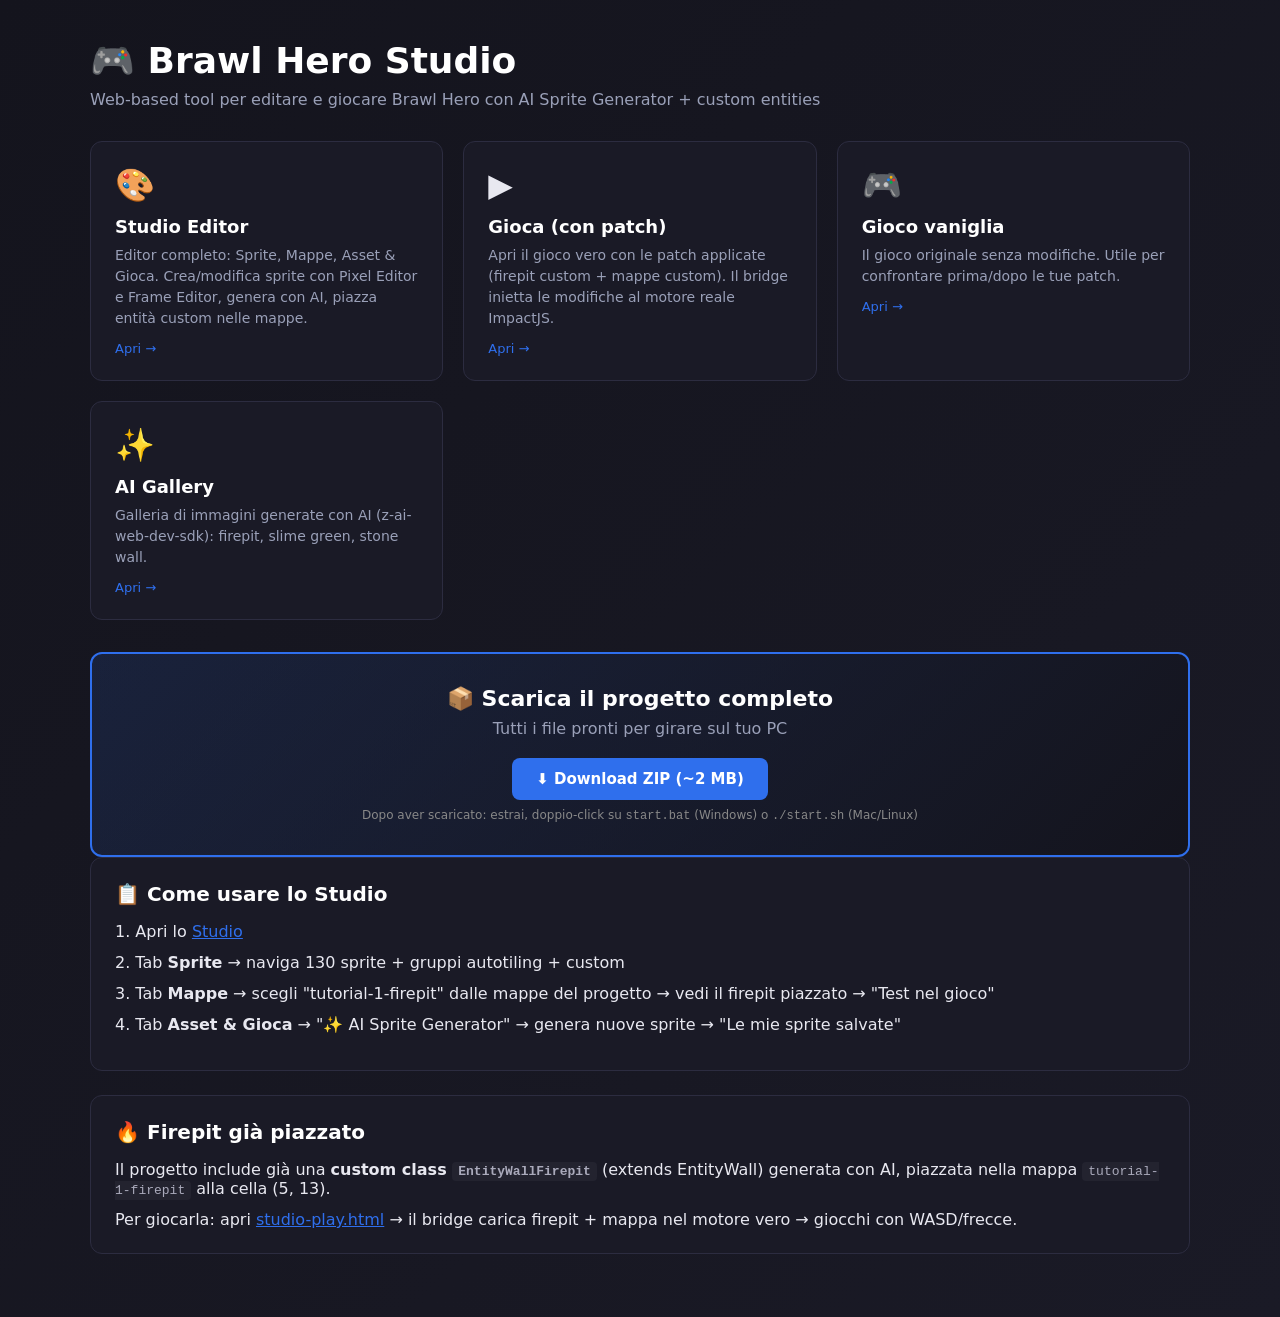
<file: index.html>
<!DOCTYPE html>
<html lang="it">
<head>
<meta charset="UTF-8">
<meta name="viewport" content="width=device-width, initial-scale=1.0">
<title>Brawl Hero Studio</title>
<style>
* { margin: 0; padding: 0; box-sizing: border-box; }
body {
  font-family: 'Segoe UI', system-ui, sans-serif;
  background: linear-gradient(135deg, #14141d 0%, #1a1a26 100%);
  color: #e8e8f0;
  min-height: 100vh;
  padding: 40px 20px;
}
.container { max-width: 1100px; margin: 0 auto; }
h1 {
  color: #fff;
  font-size: 36px;
  margin-bottom: 8px;
  display: flex; align-items: center; gap: 12px;
}
.subtitle { color: #9aa0b8; font-size: 16px; margin-bottom: 32px; }

.cards {
  display: grid;
  grid-template-columns: repeat(auto-fit, minmax(280px, 1fr));
  gap: 20px;
  margin-bottom: 32px;
}
.card {
  background: #1a1a26;
  border: 1px solid #2c2c40;
  border-radius: 12px;
  padding: 24px;
  text-decoration: none;
  color: inherit;
  transition: transform 0.15s, border-color 0.15s;
}
.card:hover {
  transform: translateY(-2px);
  border-color: #2f6fed;
}
.card .icon { font-size: 32px; margin-bottom: 12px; }
.card h2 { color: #fff; font-size: 18px; margin-bottom: 8px; }
.card p { color: #9aa0b8; font-size: 14px; line-height: 1.5; }
.card .link { color: #2f6fed; font-size: 13px; margin-top: 12px; font-weight: 500; }

.section {
  background: #1a1a26;
  border: 1px solid #2c2c40;
  border-radius: 12px;
  padding: 24px;
  margin-bottom: 24px;
}
.section h2 { color: #fff; font-size: 20px; margin-bottom: 16px; }
.section .row { display: flex; gap: 16px; align-items: center; margin-bottom: 12px; }
.section code {
  background: #23232f;
  padding: 2px 6px;
  border-radius: 4px;
  font-size: 13px;
  color: #aab;
}

.download-box {
  text-align: center;
  padding: 32px;
  background: linear-gradient(135deg, #2f6fed22 0%, #14141d 100%);
  border: 2px solid #2f6fed;
  border-radius: 12px;
}
.download-box h2 {
  color: #fff;
  font-size: 22px;
  margin-bottom: 8px;
}
.download-box p { color: #9aa0b8; margin-bottom: 20px; }
.download-btn {
  display: inline-block;
  background: #2f6fed;
  color: #fff;
  padding: 12px 24px;
  border-radius: 8px;
  text-decoration: none;
  font-weight: 600;
  font-size: 15px;
  transition: background 0.15s;
}
.download-btn:hover { background: #4581f5; }

.muted { color: #888; font-size: 12px; margin-top: 8px; }
</style>
</head>
<body>
<div class="container">
  <h1>🎮 Brawl Hero Studio</h1>
  <div class="subtitle">Web-based tool per editare e giocare Brawl Hero con AI Sprite Generator + custom entities</div>

  <div class="cards">
    <a class="card" href="/studio/">
      <div class="icon">🎨</div>
      <h2>Studio Editor</h2>
      <p>Editor completo: Sprite, Mappe, Asset & Gioca. Crea/modifica sprite con Pixel Editor e Frame Editor, genera con AI, piazza entità custom nelle mappe.</p>
      <div class="link">Apri →</div>
    </a>

    <a class="card" href="/studio-play.html">
      <div class="icon">▶</div>
      <h2>Gioca (con patch)</h2>
      <p>Apri il gioco vero con le patch applicate (firepit custom + mappe custom). Il bridge inietta le modifiche al motore reale ImpactJS.</p>
      <div class="link">Apri →</div>
    </a>

    <a class="card" href="/vanilla.html">
      <div class="icon">🎮</div>
      <h2>Gioco vaniglia</h2>
      <p>Il gioco originale senza modifiche. Utile per confrontare prima/dopo le tue patch.</p>
      <div class="link">Apri →</div>
    </a>

    <a class="card" href="/ai-gallery.html">
      <div class="icon">✨</div>
      <h2>AI Gallery</h2>
      <p>Galleria di immagini generate con AI (z-ai-web-dev-sdk): firepit, slime green, stone wall.</p>
      <div class="link">Apri →</div>
    </a>
  </div>

  <div class="download-box">
    <h2>📦 Scarica il progetto completo</h2>
    <p>Tutti i file pronti per girare sul tuo PC</p>
    <a class="download-btn" href="/brawl-hero-studio.zip">⬇ Download ZIP (~2 MB)</a>
    <div class="muted">Dopo aver scaricato: estrai, doppio-click su <code>start.bat</code> (Windows) o <code>./start.sh</code> (Mac/Linux)</div>
  </div>

  <div class="section">
    <h2>📋 Come usare lo Studio</h2>
    <div class="row">
      <span>1. Apri lo <a href="/studio/" style="color:#2f6fed">Studio</a></span>
    </div>
    <div class="row">
      <span>2. Tab <b>Sprite</b> → naviga 130 sprite + gruppi autotiling + custom</span>
    </div>
    <div class="row">
      <span>3. Tab <b>Mappe</b> → scegli "tutorial-1-firepit" dalle mappe del progetto → vedi il firepit piazzato → "Test nel gioco"</span>
    </div>
    <div class="row">
      <span>4. Tab <b>Asset & Gioca</b> → "✨ AI Sprite Generator" → genera nuove sprite → "Le mie sprite salvate"</span>
    </div>
  </div>

  <div class="section">
    <h2>🔥 Firepit già piazzato</h2>
    <p>Il progetto include già una <b>custom class <code>EntityWallFirepit</code></b> (extends EntityWall) generata con AI, piazzata nella mappa <code>tutorial-1-firepit</code> alla cella (5, 13).</p>
    <p style="margin-top: 12px">Per giocarla: apri <a href="/studio-play.html" style="color:#2f6fed">studio-play.html</a> → il bridge carica firepit + mappa nel motore vero → giocchi con WASD/frecce.</p>
  </div>
</div>
</body>
</html>
</file>
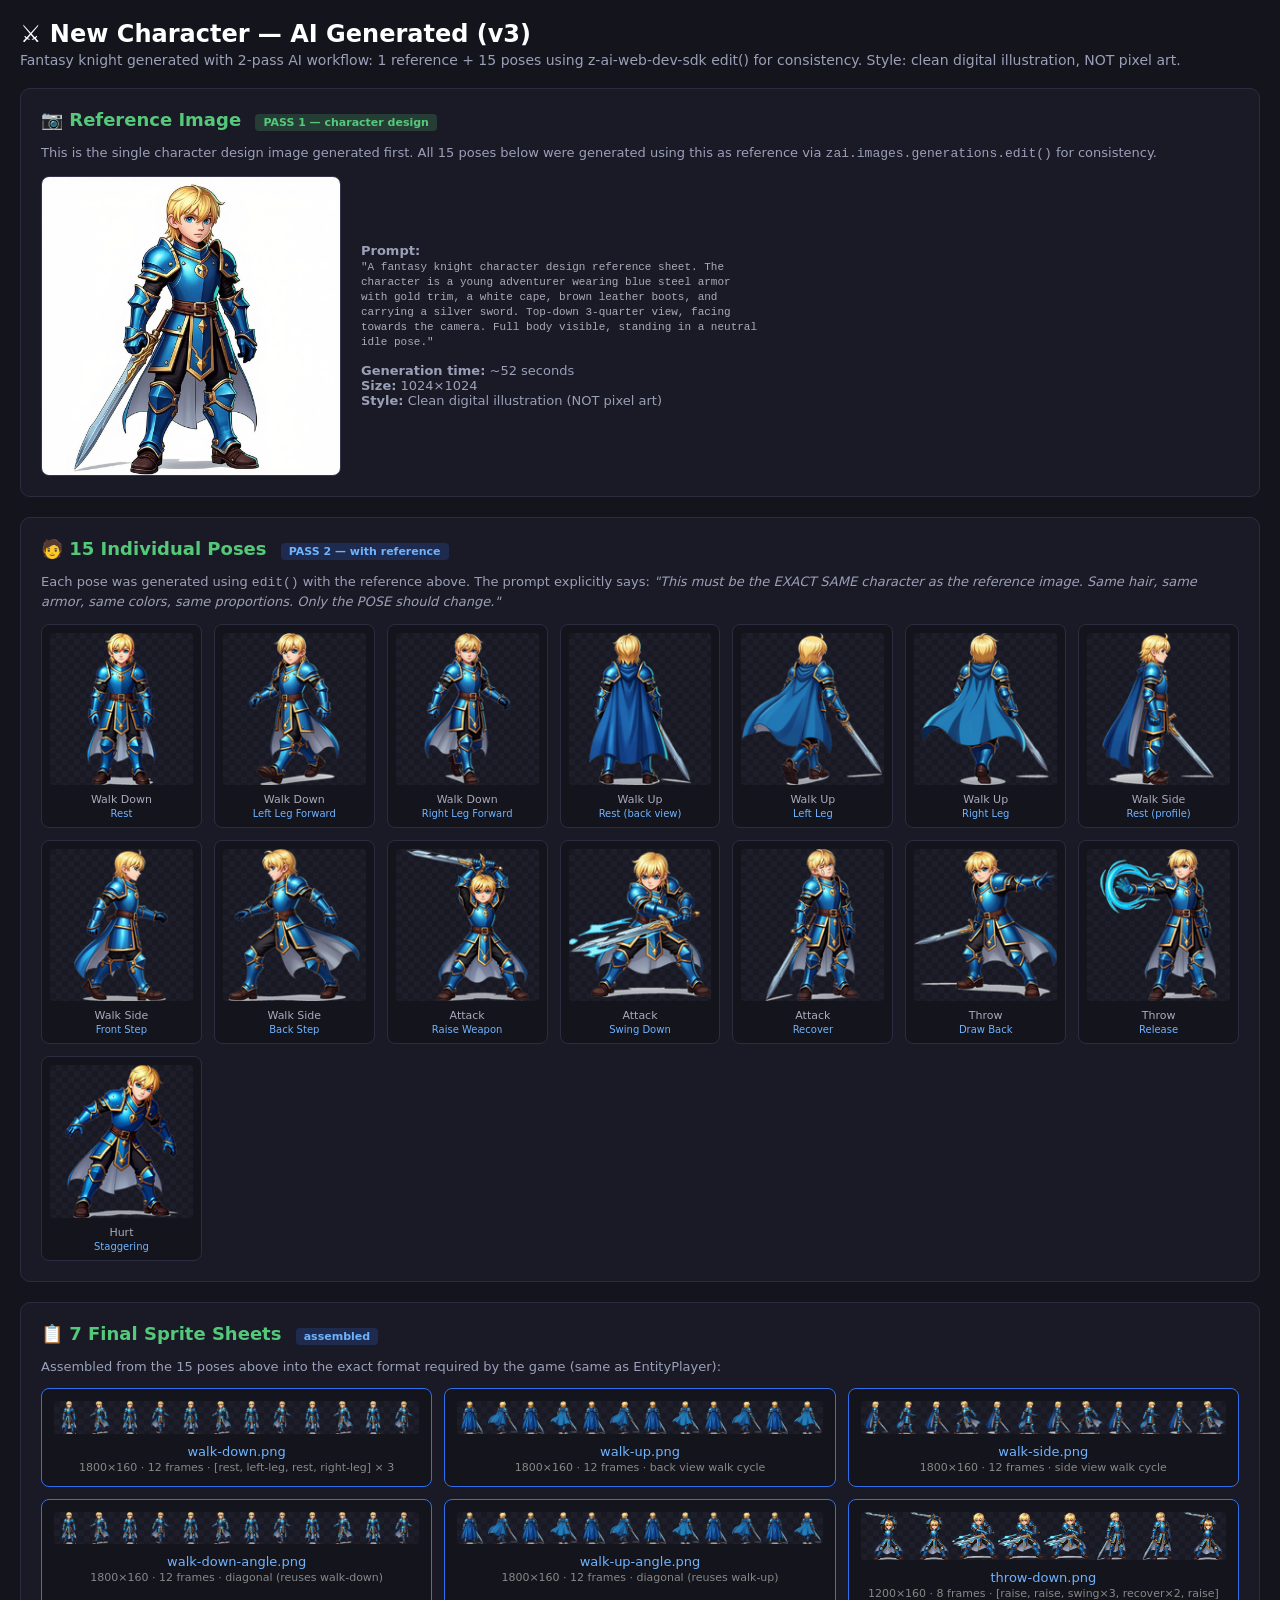
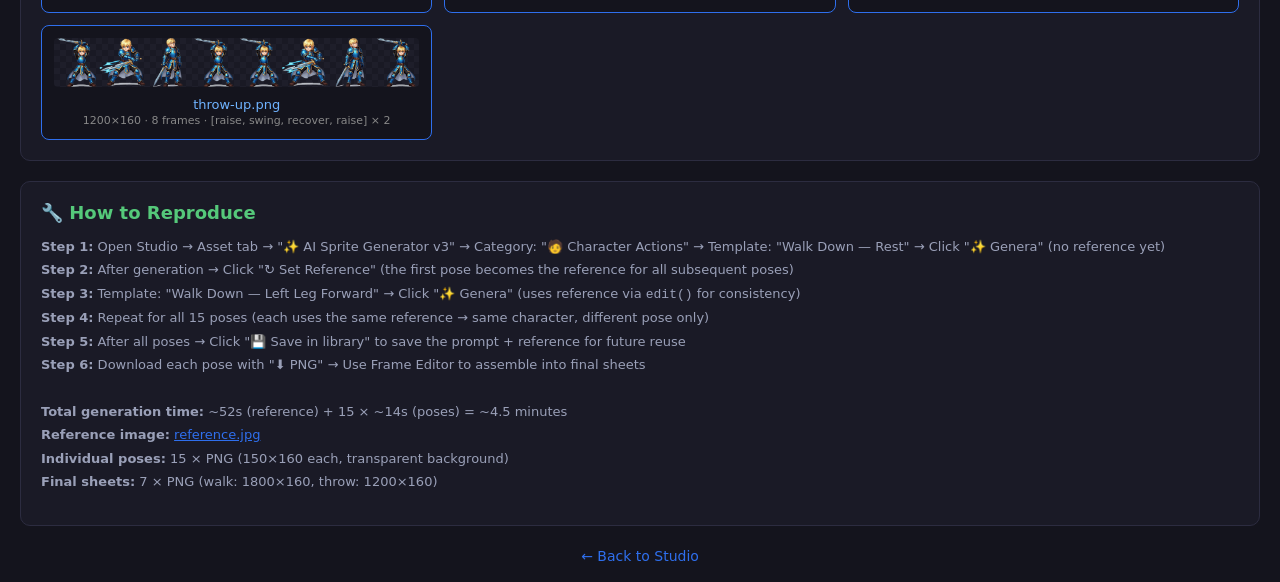
<file: character-v3-gallery.html>
<!DOCTYPE html>
<html lang="it">
<head>
<meta charset="UTF-8">
<title>New Character v3 — AI Generated</title>
<style>
* { margin: 0; padding: 0; box-sizing: border-box; }
body { font-family: system-ui; background: #14141d; color: #e8e8f0; padding: 20px; }
h1 { color: #fff; margin-bottom: 4px; font-size: 24px; }
.sub { color: #9aa0b8; margin-bottom: 20px; font-size: 14px; }
.section { background: #1a1a26; border: 1px solid #2c2c40; border-radius: 10px; padding: 20px; margin-bottom: 20px; }
.section h2 { color: #55c97a; font-size: 18px; margin-bottom: 12px; }
.section p { color: #9aa0b8; font-size: 13px; margin-bottom: 12px; line-height: 1.5; }
.grid { display: grid; grid-template-columns: repeat(auto-fill, minmax(140px, 1fr)); gap: 12px; }
.card { background: #14141d; border: 1px solid #2c2c40; border-radius: 8px; padding: 8px; text-align: center; }
.card img { max-width: 100%; height: auto; image-rendering: auto; background: repeating-conic-gradient(#1e1e2a 0% 25%, #191924 0% 50%) 0 0 / 12px 12px; border-radius: 4px; }
.card .label { font-size: 11px; color: #aab; margin-top: 4px; }
.card .pose { font-size: 10px; color: #6fb3ff; margin-top: 2px; }
.sheet-card { background: #14141d; border: 1px solid #2f6fed; border-radius: 8px; padding: 12px; text-align: center; }
.sheet-card img { max-width: 100%; height: auto; background: repeating-conic-gradient(#1e1e2a 0% 25%, #191924 0% 50%) 0 0 / 12px 12px; border-radius: 4px; }
.sheet-card .label { font-size: 13px; color: #6fb3ff; margin-top: 6px; font-weight: 500; }
.sheet-card .info { font-size: 11px; color: #888; margin-top: 2px; }
.tag { display: inline-block; background: #2f6fed33; color: #6fb3ff; padding: 2px 8px; border-radius: 4px; font-size: 11px; margin-left: 8px; }
.ref-tag { background: #55c97a33; color: #55c97a; }
</style>
</head>
<body>
<h1>⚔️ New Character — AI Generated (v3)</h1>
<div class="sub">Fantasy knight generated with 2-pass AI workflow: 1 reference + 15 poses using z-ai-web-dev-sdk edit() for consistency. Style: clean digital illustration, NOT pixel art.</div>

<!-- REFERENCE -->
<div class="section">
  <h2>📷 Reference Image <span class="tag ref-tag">PASS 1 — character design</span></h2>
  <p>This is the single character design image generated first. All 15 poses below were generated using this as reference via <code>zai.images.generations.edit()</code> for consistency.</p>
  <div style="display:flex; gap:20px; align-items:center; flex-wrap:wrap">
    <img src="/ai-test/new-character-v3/reference.jpg" style="max-width:300px; border-radius:8px; border:1px solid #34344a">
    <div style="font-size:13px; color:#9aa0b8; max-width:400px">
      <b>Prompt:</b><br>
      <code style="font-size:11px; color:#aab">"A fantasy knight character design reference sheet. The character is a young adventurer wearing blue steel armor with gold trim, a white cape, brown leather boots, and carrying a silver sword. Top-down 3-quarter view, facing towards the camera. Full body visible, standing in a neutral idle pose."</code>
      <br><br>
      <b>Generation time:</b> ~52 seconds<br>
      <b>Size:</b> 1024×1024<br>
      <b>Style:</b> Clean digital illustration (NOT pixel art)
    </div>
  </div>
</div>

<!-- INDIVIDUAL POSES -->
<div class="section">
  <h2>🧑 15 Individual Poses <span class="tag">PASS 2 — with reference</span></h2>
  <p>Each pose was generated using <code>edit()</code> with the reference above. The prompt explicitly says: <i>"This must be the EXACT SAME character as the reference image. Same hair, same armor, same colors, same proportions. Only the POSE should change."</i></p>
  <div class="grid">
    <div class="card"><img src="/ai-test/new-character-v3/walk-down-rest.png"><div class="label">Walk Down</div><div class="pose">Rest</div></div>
    <div class="card"><img src="/ai-test/new-character-v3/walk-down-left-leg.png"><div class="label">Walk Down</div><div class="pose">Left Leg Forward</div></div>
    <div class="card"><img src="/ai-test/new-character-v3/walk-down-right-leg.png"><div class="label">Walk Down</div><div class="pose">Right Leg Forward</div></div>
    <div class="card"><img src="/ai-test/new-character-v3/walk-up-rest.png"><div class="label">Walk Up</div><div class="pose">Rest (back view)</div></div>
    <div class="card"><img src="/ai-test/new-character-v3/walk-up-left-leg.png"><div class="label">Walk Up</div><div class="pose">Left Leg</div></div>
    <div class="card"><img src="/ai-test/new-character-v3/walk-up-right-leg.png"><div class="label">Walk Up</div><div class="pose">Right Leg</div></div>
    <div class="card"><img src="/ai-test/new-character-v3/walk-side-rest.png"><div class="label">Walk Side</div><div class="pose">Rest (profile)</div></div>
    <div class="card"><img src="/ai-test/new-character-v3/walk-side-front-step.png"><div class="label">Walk Side</div><div class="pose">Front Step</div></div>
    <div class="card"><img src="/ai-test/new-character-v3/walk-side-back-step.png"><div class="label">Walk Side</div><div class="pose">Back Step</div></div>
    <div class="card"><img src="/ai-test/new-character-v3/attack-raise.png"><div class="label">Attack</div><div class="pose">Raise Weapon</div></div>
    <div class="card"><img src="/ai-test/new-character-v3/attack-swing.png"><div class="label">Attack</div><div class="pose">Swing Down</div></div>
    <div class="card"><img src="/ai-test/new-character-v3/attack-recover.png"><div class="label">Attack</div><div class="pose">Recover</div></div>
    <div class="card"><img src="/ai-test/new-character-v3/throw-raise.png"><div class="label">Throw</div><div class="pose">Draw Back</div></div>
    <div class="card"><img src="/ai-test/new-character-v3/throw-release.png"><div class="label">Throw</div><div class="pose">Release</div></div>
    <div class="card"><img src="/ai-test/new-character-v3/hurt.png"><div class="label">Hurt</div><div class="pose">Staggering</div></div>
  </div>
</div>

<!-- FINAL SHEETS -->
<div class="section">
  <h2>📋 7 Final Sprite Sheets <span class="tag">assembled</span></h2>
  <p>Assembled from the 15 poses above into the exact format required by the game (same as EntityPlayer):</p>
  <div class="grid" style="grid-template-columns: repeat(auto-fill, minmax(300px, 1fr))">
    <div class="sheet-card">
      <img src="/ai-test/new-character-v3/walk-down.png" style="max-height:80px">
      <div class="label">walk-down.png</div>
      <div class="info">1800×160 · 12 frames · [rest, left-leg, rest, right-leg] × 3</div>
    </div>
    <div class="sheet-card">
      <img src="/ai-test/new-character-v3/walk-up.png" style="max-height:80px">
      <div class="label">walk-up.png</div>
      <div class="info">1800×160 · 12 frames · back view walk cycle</div>
    </div>
    <div class="sheet-card">
      <img src="/ai-test/new-character-v3/walk-side.png" style="max-height:80px">
      <div class="label">walk-side.png</div>
      <div class="info">1800×160 · 12 frames · side view walk cycle</div>
    </div>
    <div class="sheet-card">
      <img src="/ai-test/new-character-v3/walk-down-angle.png" style="max-height:80px">
      <div class="label">walk-down-angle.png</div>
      <div class="info">1800×160 · 12 frames · diagonal (reuses walk-down)</div>
    </div>
    <div class="sheet-card">
      <img src="/ai-test/new-character-v3/walk-up-angle.png" style="max-height:80px">
      <div class="label">walk-up-angle.png</div>
      <div class="info">1800×160 · 12 frames · diagonal (reuses walk-up)</div>
    </div>
    <div class="sheet-card">
      <img src="/ai-test/new-character-v3/throw-down.png" style="max-height:80px">
      <div class="label">throw-down.png</div>
      <div class="info">1200×160 · 8 frames · [raise, raise, swing×3, recover×2, raise]</div>
    </div>
    <div class="sheet-card">
      <img src="/ai-test/new-character-v3/throw-up.png" style="max-height:80px">
      <div class="label">throw-up.png</div>
      <div class="info">1200×160 · 8 frames · [raise, swing, recover, raise] × 2</div>
    </div>
  </div>
</div>

<!-- WORKFLOW -->
<div class="section">
  <h2>🔧 How to Reproduce</h2>
  <p style="color:#9aa0b8; font-size:13px; line-height:1.8">
    <b>Step 1:</b> Open Studio → Asset tab → "✨ AI Sprite Generator v3" → Category: "🧑 Character Actions" → Template: "Walk Down — Rest" → Click "✨ Genera" (no reference yet)<br>
    <b>Step 2:</b> After generation → Click "↻ Set Reference" (the first pose becomes the reference for all subsequent poses)<br>
    <b>Step 3:</b> Template: "Walk Down — Left Leg Forward" → Click "✨ Genera" (uses reference via <code>edit()</code> for consistency)<br>
    <b>Step 4:</b> Repeat for all 15 poses (each uses the same reference → same character, different pose only)<br>
    <b>Step 5:</b> After all poses → Click "💾 Save in library" to save the prompt + reference for future reuse<br>
    <b>Step 6:</b> Download each pose with "⬇ PNG" → Use Frame Editor to assemble into final sheets<br>
    <br>
    <b>Total generation time:</b> ~52s (reference) + 15 × ~14s (poses) = ~4.5 minutes<br>
    <b>Reference image:</b> <a href="/ai-test/new-character-v3/reference.jpg" style="color:#2f6fed">reference.jpg</a><br>
    <b>Individual poses:</b> 15 × PNG (150×160 each, transparent background)<br>
    <b>Final sheets:</b> 7 × PNG (walk: 1800×160, throw: 1200×160)
  </p>
</div>

<p style="text-align:center; margin-top:20px">
  <a href="/studio/" style="color:#2f6fed; text-decoration:none; font-size:14px">← Back to Studio</a>
</p>
</body>
</html>
</file>
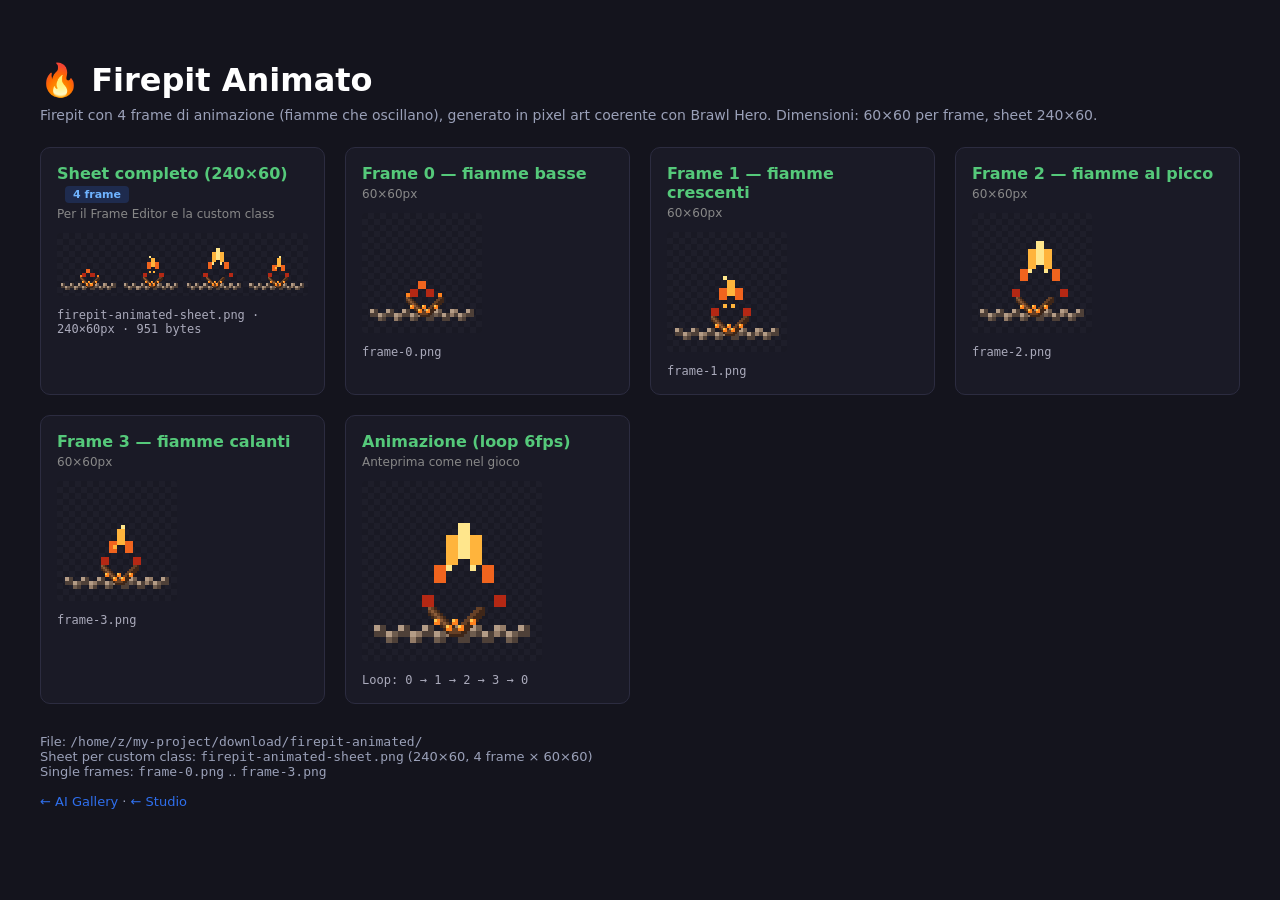
<file: firepit-animated.html>
<!DOCTYPE html>
<html lang="it">
<head>
<meta charset="UTF-8">
<title>Firepit Animato — Brawl Hero Studio</title>
<style>
body { font-family: system-ui; background: #14141d; color: #e8e8f0; margin: 0; padding: 40px; }
h1 { color: #fff; margin-bottom: 8px; }
.sub { color: #9aa0b8; margin-bottom: 24px; font-size: 14px; }
.grid { display: grid; grid-template-columns: repeat(auto-fit, minmax(280px, 1fr)); gap: 20px; }
.card { background: #1a1a26; border: 1px solid #2c2c40; border-radius: 10px; padding: 16px; }
.card h3 { margin: 0 0 4px; color: #55c97a; font-size: 16px; }
.card .meta { color: #888; font-size: 12px; margin-bottom: 12px; }
.card .anim { display: flex; gap: 8px; align-items: flex-end; margin-bottom: 12px; }
.card canvas, .card img { image-rendering: pixelated; background: repeating-conic-gradient(#1e1e2a 0% 25%, #191924 0% 50%) 0 0 / 12px 12px; border-radius: 4px; }
.card .prompt { color: #aab; font-size: 12px; margin-top: 8px; font-family: monospace; }
.tag { display: inline-block; background: #2f6fed33; color: #6fb3ff; padding: 2px 8px; border-radius: 4px; font-size: 11px; margin-left: 8px; }
</style>
</head>
<body>
<h1>🔥 Firepit Animato</h1>
<div class="sub">Firepit con 4 frame di animazione (fiamme che oscillano), generato in pixel art coerente con Brawl Hero. Dimensioni: 60×60 per frame, sheet 240×60.</div>
<div class="grid">
  <div class="card">
    <h3>Sheet completo (240×60)<span class="tag">4 frame</span></h3>
    <div class="meta">Per il Frame Editor e la custom class</div>
    <img src="/ai-test/firepit-animated/firepit-animated-sheet.png" alt="sheet" style="width: 100%; max-width: 480px;">
    <div class="prompt">firepit-animated-sheet.png · 240×60px · 951 bytes</div>
  </div>
  <div class="card">
    <h3>Frame 0 — fiamme basse</h3>
    <div class="meta">60×60px</div>
    <canvas id="frame0" width="60" height="60" style="width: 120px; height: 120px;"></canvas>
    <div class="prompt">frame-0.png</div>
  </div>
  <div class="card">
    <h3>Frame 1 — fiamme crescenti</h3>
    <div class="meta">60×60px</div>
    <canvas id="frame1" width="60" height="60" style="width: 120px; height: 120px;"></canvas>
    <div class="prompt">frame-1.png</div>
  </div>
  <div class="card">
    <h3>Frame 2 — fiamme al picco</h3>
    <div class="meta">60×60px</div>
    <canvas id="frame2" width="60" height="60" style="width: 120px; height: 120px;"></canvas>
    <div class="prompt">frame-2.png</div>
  </div>
  <div class="card">
    <h3>Frame 3 — fiamme calanti</h3>
    <div class="meta">60×60px</div>
    <canvas id="frame3" width="60" height="60" style="width: 120px; height: 120px;"></canvas>
    <div class="prompt">frame-3.png</div>
  </div>
  <div class="card">
    <h3>Animazione (loop 6fps)</h3>
    <div class="meta">Anteprima come nel gioco</div>
    <canvas id="animCanvas" width="60" height="60" style="width: 180px; height: 180px;"></canvas>
    <div class="prompt">Loop: 0 → 1 → 2 → 3 → 0</div>
  </div>
</div>
<script>
// Disegna i frame dai file PNG
['frame0', 'frame1', 'frame2', 'frame3'].forEach((id, i) => {
  const cv = document.getElementById(id);
  const ctx = cv.getContext('2d');
  const img = new Image();
  img.onload = () => { ctx.drawImage(img, 0, 0); };
  img.src = '/ai-test/firepit-animated/frame-' + i + '.png';
});

// Animazione loop
const animCv = document.getElementById('animCanvas');
const animCtx = animCv.getContext('2d');
const frames = [];
let currentFrame = 0;
for (let i = 0; i < 4; i++) {
  const img = new Image();
  img.onload = () => { frames[i] = img; if (i === 0) drawFrame(); };
  img.src = '/ai-test/firepit-animated/frame-' + i + '.png';
}
function drawFrame() {
  animCtx.clearRect(0, 0, 60, 60);
  if (frames[currentFrame]) animCtx.drawImage(frames[currentFrame], 0, 0);
  currentFrame = (currentFrame + 1) % 4;
}
setInterval(drawFrame, 167); // 6fps
</script>
<p style="margin-top: 30px; color: #9aa0b8; font-size: 13px;">
File: <code>/home/z/my-project/download/firepit-animated/</code><br>
Sheet per custom class: <code>firepit-animated-sheet.png</code> (240×60, 4 frame × 60×60)<br>
Single frames: <code>frame-0.png</code> .. <code>frame-3.png</code><br><br>
<a href="/ai-gallery.html" style="color: #2f6fed; text-decoration: none">← AI Gallery</a> · <a href="/studio/" style="color: #2f6fed; text-decoration: none">← Studio</a>
</p>
</body>
</html>
</file>
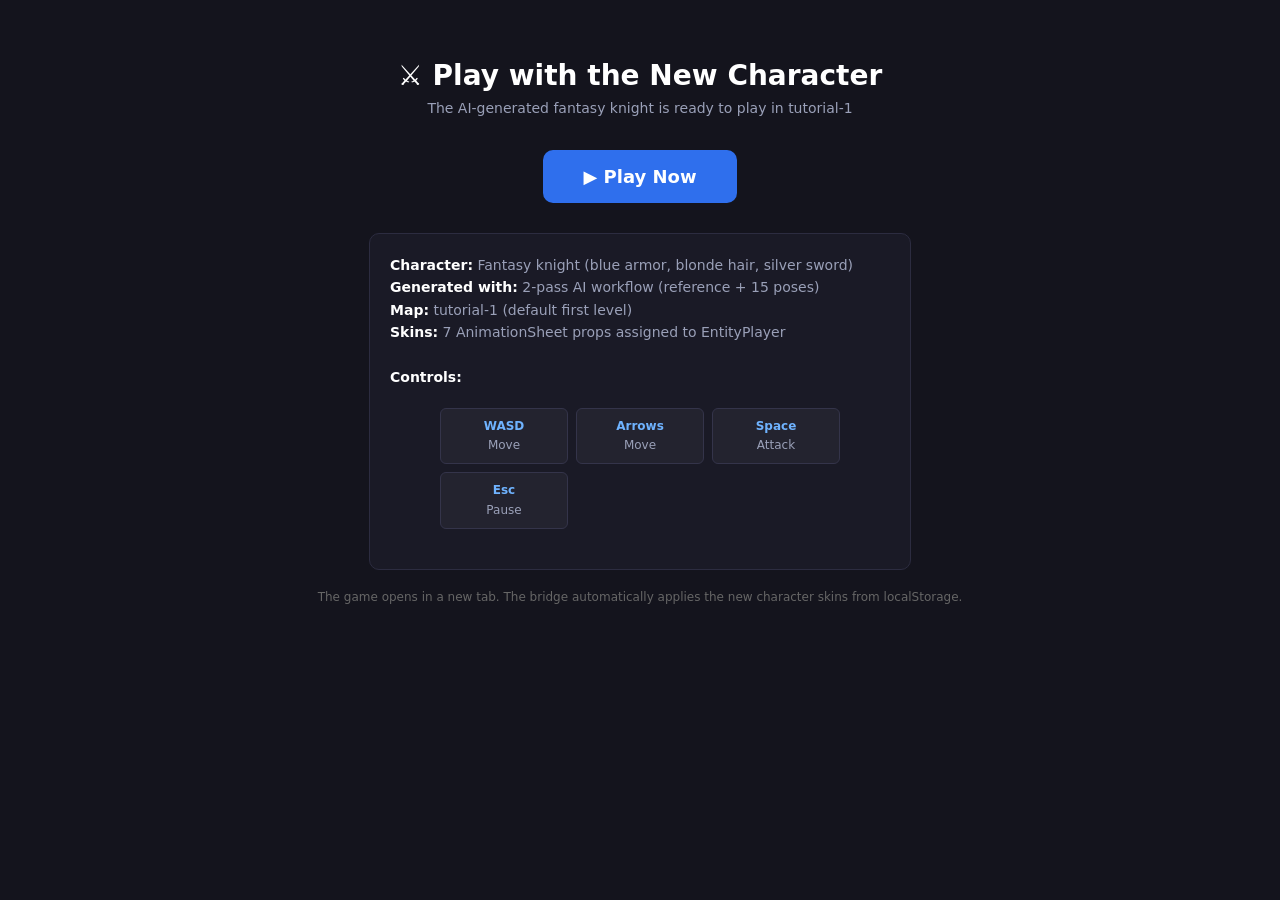
<file: play-new-character.html>
<!DOCTYPE html>
<html lang="it">
<head>
<meta charset="UTF-8">
<title>Play New Character — Brawl Hero</title>
<style>
body { font-family: system-ui; background: #14141d; color: #e8e8f0; margin: 0; padding: 40px; text-align: center; }
h1 { color: #fff; margin-bottom: 8px; font-size: 28px; }
.sub { color: #9aa0b8; margin-bottom: 24px; font-size: 14px; }
.btn { display: inline-block; background: #2f6fed; color: #fff; padding: 16px 40px; border-radius: 10px; text-decoration: none; font-weight: 600; font-size: 18px; margin: 10px; }
.btn:hover { background: #4581f5; }
.info { background: #1a1a26; border: 1px solid #2c2c40; border-radius: 10px; padding: 20px; max-width: 500px; margin: 20px auto; text-align: left; font-size: 14px; color: #9aa0b8; line-height: 1.6; }
.info b { color: #fff; }
.controls { display: grid; grid-template-columns: repeat(auto-fit, minmax(120px, 1fr)); gap: 8px; max-width: 400px; margin: 20px auto; }
.key { background: #23232f; border: 1px solid #34344a; border-radius: 6px; padding: 8px; font-size: 12px; text-align: center; }
.key b { color: #6fb3ff; }
</style>
</head>
<body>
<h1>⚔️ Play with the New Character</h1>
<div class="sub">The AI-generated fantasy knight is ready to play in tutorial-1</div>
<a href="/studio-play.html" class="btn">▶ Play Now</a>
<div class="info">
  <b>Character:</b> Fantasy knight (blue armor, blonde hair, silver sword)<br>
  <b>Generated with:</b> 2-pass AI workflow (reference + 15 poses)<br>
  <b>Map:</b> tutorial-1 (default first level)<br>
  <b>Skins:</b> 7 AnimationSheet props assigned to EntityPlayer<br><br>
  <b>Controls:</b>
  <div class="controls">
    <div class="key"><b>WASD</b><br>Move</div>
    <div class="key"><b>Arrows</b><br>Move</div>
    <div class="key"><b>Space</b><br>Attack</div>
    <div class="key"><b>Esc</b><br>Pause</div>
  </div>
</div>
<p style="color:#666; font-size:12px">The game opens in a new tab. The bridge automatically applies the new character skins from localStorage.</p>
</body>
</html>
</file>
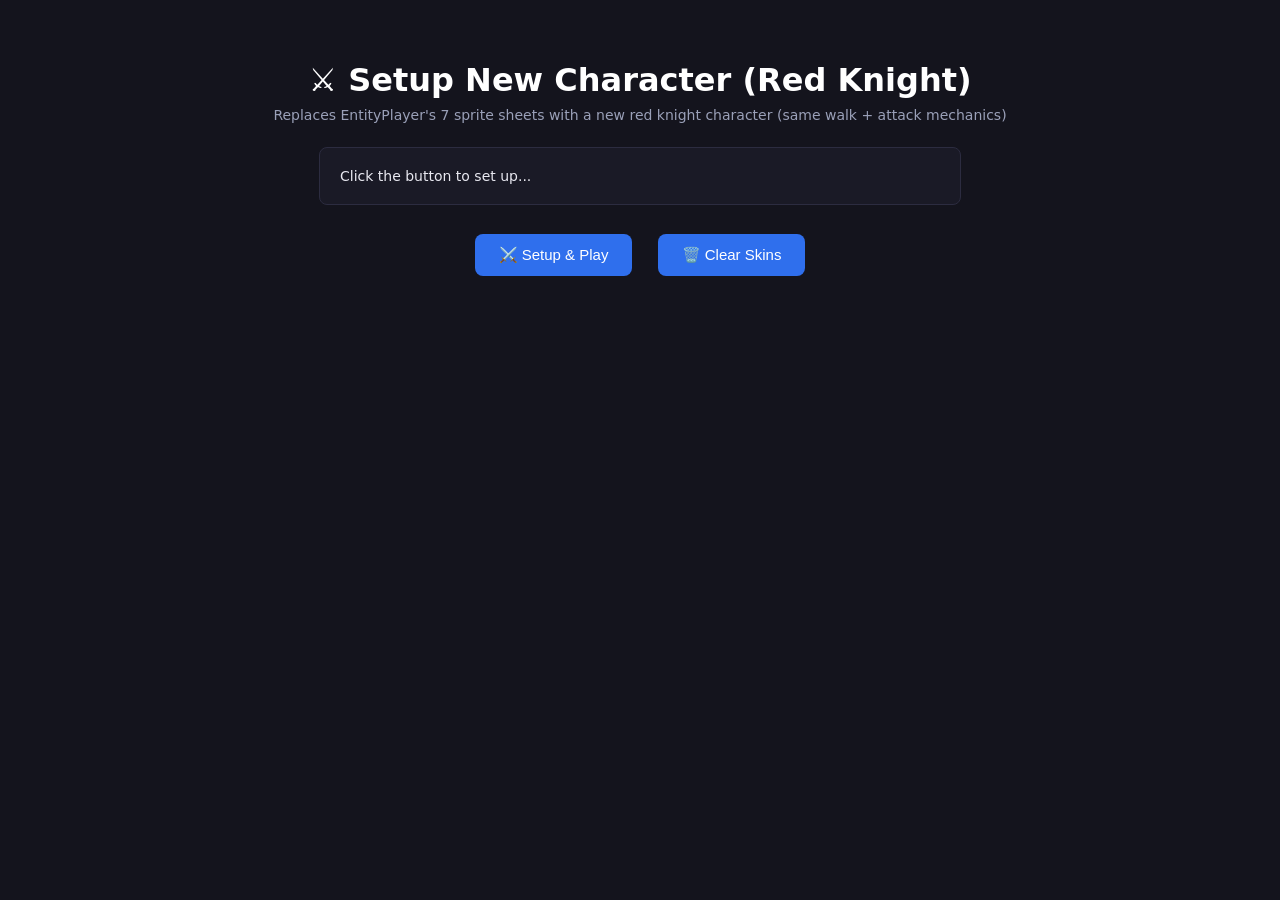
<file: setup-new-character.html>
<!DOCTYPE html>
<html lang="it">
<head>
<meta charset="UTF-8">
<title>Setup New Character — Brawl Hero Studio</title>
<style>
body { font-family: system-ui; background: #14141d; color: #e8e8f0; margin: 0; padding: 40px; text-align: center; }
h1 { color: #fff; margin-bottom: 8px; }
.sub { color: #9aa0b8; margin-bottom: 24px; font-size: 14px; }
#status { background: #1a1a26; border: 1px solid #2c2c40; border-radius: 8px; padding: 20px; max-width: 600px; margin: 0 auto; text-align: left; font-size: 14px; }
.ok { color: #55c97a; }
.err { color: #ee5555; }
.muted { color: #888; }
button { background: #2f6fed; color: #fff; border: none; padding: 12px 24px; border-radius: 8px; font-size: 15px; cursor: pointer; margin: 10px; }
button:hover { background: #4581f5; }
button:disabled { background: #34344a; color: #666; cursor: not-allowed; }
</style>
</head>
<body>
<h1>⚔️ Setup New Character (Red Knight)</h1>
<div class="sub">Replaces EntityPlayer's 7 sprite sheets with a new red knight character (same walk + attack mechanics)</div>
<div id="status">Click the button to set up...</div>
<br>
<button id="setupBtn" onclick="setupCharacter()">⚔️ Setup & Play</button>
<button id="clearBtn" onclick="clearSkins()">🗑️ Clear Skins</button>

<script>
async function setupCharacter() {
  const statusEl = document.getElementById('status');
  const btn = document.getElementById('setupBtn');
  btn.disabled = true;
  statusEl.innerHTML = '<span class="muted">Loading sprite sheets...</span>';

  const sheets = [
    { file: 'walk-down.png', prop: 'animSheet_walk_down', w: 150, h: 160 },
    { file: 'walk-up.png', prop: 'animSheet_walk_up', w: 150, h: 160 },
    { file: 'walk-side.png', prop: 'animSheet_walk_side', w: 150, h: 160 },
    { file: 'walk-down-angle.png', prop: 'animSheet_walk_side_down', w: 150, h: 160 },
    { file: 'walk-up-angle.png', prop: 'animSheet_walk_side_up', w: 150, h: 160 },
    { file: 'throw-down.png', prop: 'animSheet_attack_down', w: 150, h: 160 },
    { file: 'throw-up.png', prop: 'animSheet_attack_up', w: 150, h: 160 },
  ];

  const skins = [];
  for (let i = 0; i < sheets.length; i++) {
    const s = sheets[i];
    statusEl.innerHTML = `Loading ${s.file} (${i+1}/${sheets.length})...`;
    try {
      const r = await fetch('/ai-test/new-character/' + s.file);
      if (!r.ok) throw new Error('HTTP ' + r.status);
      const blob = await r.blob();
      const dataUrl = await new Promise((resolve, reject) => {
        const reader = new FileReader();
        reader.onload = () => resolve(reader.result);
        reader.onerror = reject;
        reader.readAsDataURL(blob);
      });
      skins.push({ cls: 'EntityPlayer', prop: s.prop, data: dataUrl, w: s.w, h: s.h });
      statusEl.innerHTML += ' <span class="ok">✓</span><br>';
    } catch (e) {
      statusEl.innerHTML += ' <span class="err">✗ ' + e.message + '</span><br>';
      btn.disabled = false;
      return;
    }
  }

  // Save to localStorage patches
  const p = JSON.parse(localStorage.getItem('bhs_patches') || '{}');
  // Remove old EntityPlayer skins, keep others
  p.skins = (p.skins || []).filter(s => s.cls !== 'EntityPlayer');
  p.skins.push(...skins);
  localStorage.setItem('bhs_patches', JSON.stringify(p));

  statusEl.innerHTML += '<br><span class="ok">✓ All 7 skins assigned to EntityPlayer</span><br>';
  statusEl.innerHTML += '<span class="muted">Skins saved in localStorage. Now click "Play" to test.</span><br><br>';

  // Set pending play to tutorial-1
  localStorage.setItem('bhs_pending_play', JSON.stringify({ type: 'builtin', id: 'tutorial-1' }));
  statusEl.innerHTML += '<span class="ok">✓ Play command set to tutorial-1</span><br><br>';

  btn.disabled = false;
  btn.textContent = '▶ Play Now';
  btn.onclick = () => { window.open('/studio-play.html', '_blank'); };
}

function clearSkins() {
  const p = JSON.parse(localStorage.getItem('bhs_patches') || '{}');
  if (p.skins) p.skins = p.skins.filter(s => s.cls !== 'EntityPlayer');
  localStorage.setItem('bhs_patches', JSON.stringify(p));
  document.getElementById('status').innerHTML = '<span class="ok">✓ EntityPlayer skins cleared. The game will use original player sprites.</span>';
}
</script>
</body>
</html>
</file>
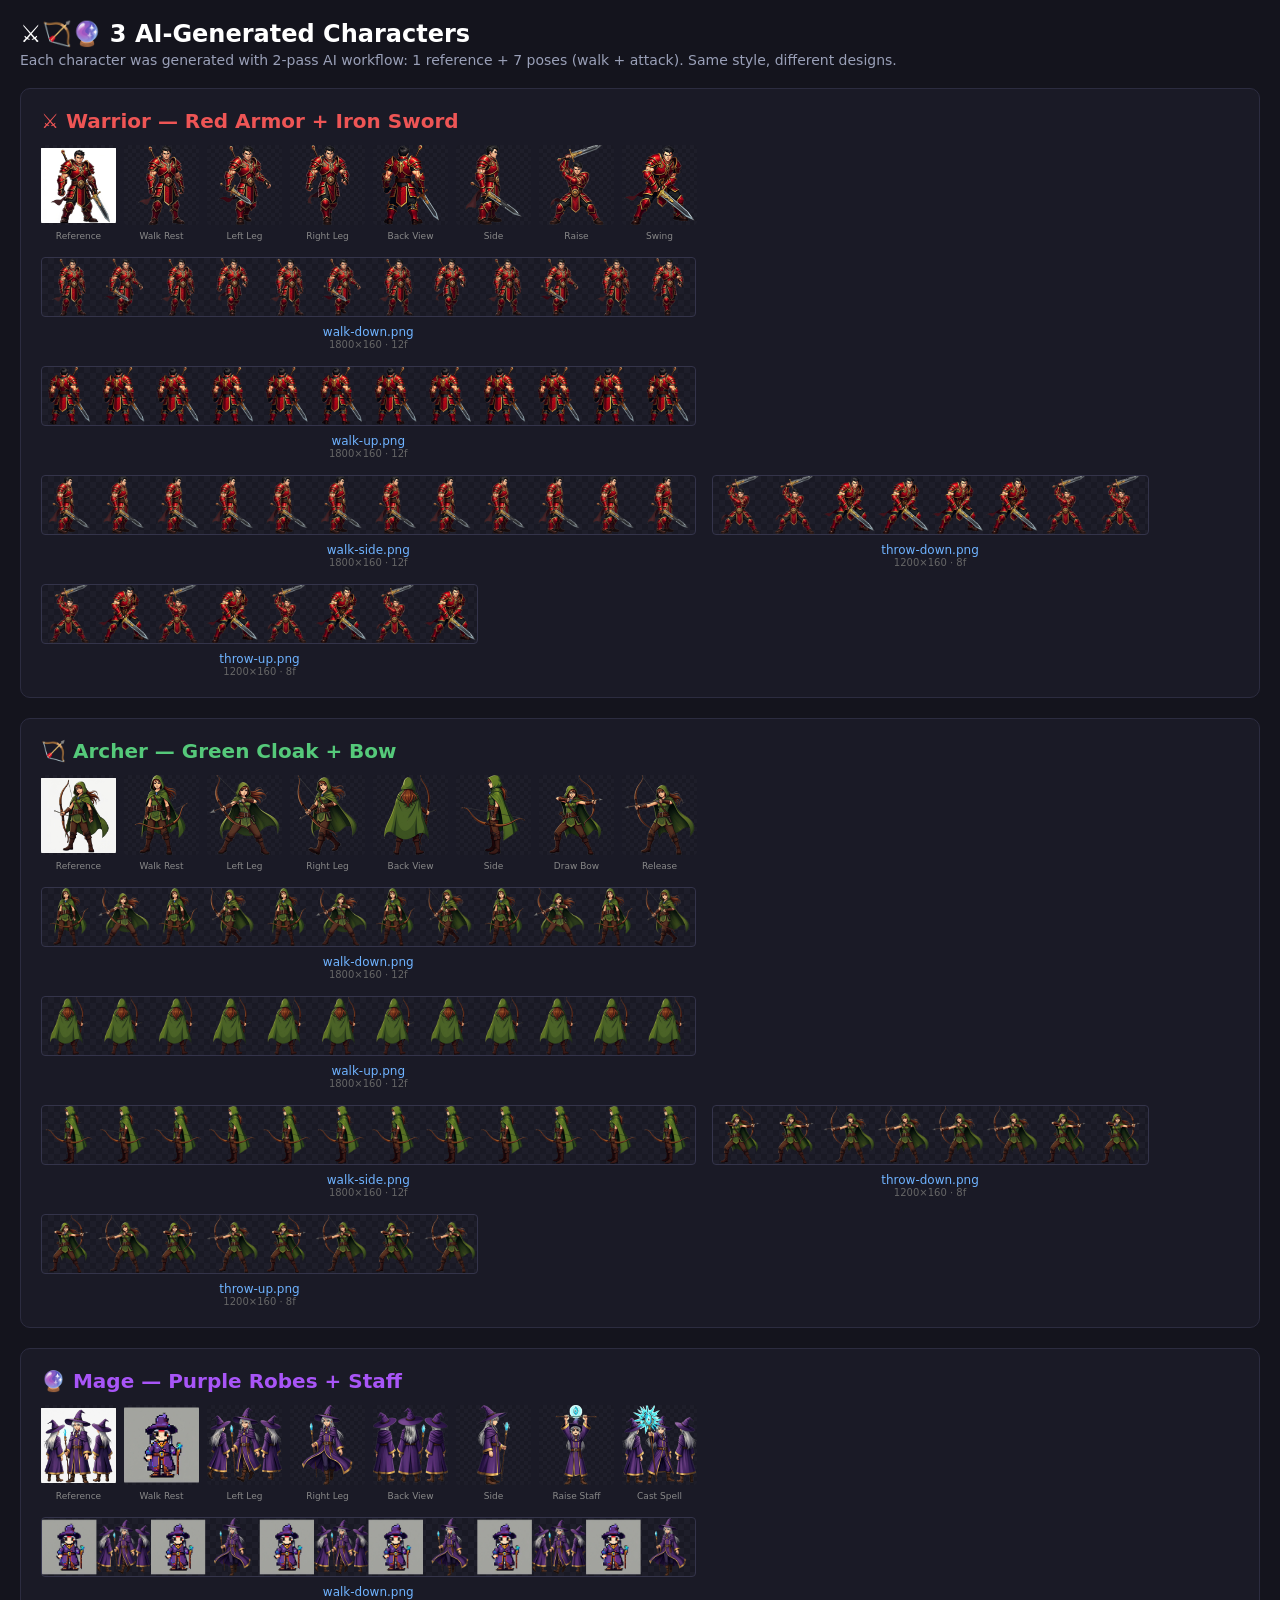
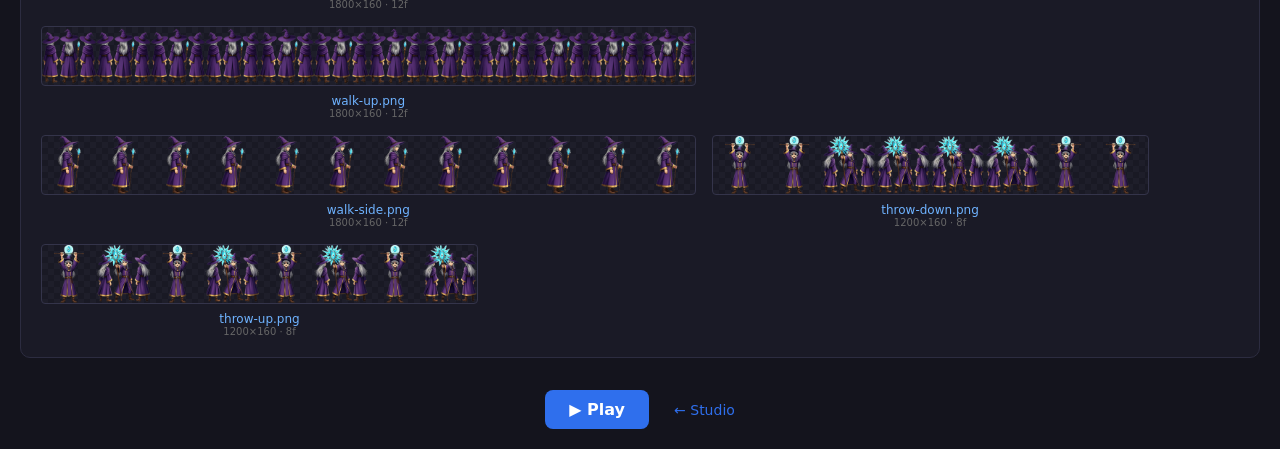
<file: three-characters-gallery.html>
<!DOCTYPE html>
<html lang="it">
<head>
<meta charset="UTF-8">
<title>3 Characters — AI Generated</title>
<style>
* { margin: 0; padding: 0; box-sizing: border-box; }
body { font-family: system-ui; background: #14141d; color: #e8e8f0; padding: 20px; }
h1 { color: #fff; margin-bottom: 4px; font-size: 24px; }
.sub { color: #9aa0b8; margin-bottom: 20px; font-size: 14px; }
.char-section { background: #1a1a26; border: 1px solid #2c2c40; border-radius: 10px; padding: 20px; margin-bottom: 20px; }
.char-section h2 { font-size: 20px; margin-bottom: 12px; }
.char-section.warrior h2 { color: #ee5555; }
.char-section.archer h2 { color: #55c97a; }
.char-section.mage h2 { color: #a855f7; }
.poses { display: flex; gap: 8px; flex-wrap: wrap; margin-bottom: 16px; }
.pose-card { text-align: center; }
.pose-card img { width: 75px; height: 80px; object-fit: contain; background: repeating-conic-gradient(#1e1e2a 0% 25%, #191924 0% 50%) 0 0 / 8px 8px; border-radius: 4px; }
.pose-card .lbl { font-size: 9px; color: #888; margin-top: 2px; }
.sheets { display: flex; gap: 16px; flex-wrap: wrap; }
.sheet-card { text-align: center; }
.sheet-card img { max-width: 100%; height: auto; background: repeating-conic-gradient(#1e1e2a 0% 25%, #191924 0% 50%) 0 0 / 12px 12px; border-radius: 4px; border: 1px solid #34344a; }
.sheet-card .lbl { font-size: 12px; color: #6fb3ff; margin-top: 4px; font-weight: 500; }
.sheet-card .info { font-size: 10px; color: #666; }
.play-btn { display: inline-block; background: #2f6fed; color: #fff; padding: 10px 24px; border-radius: 8px; text-decoration: none; font-weight: 600; margin-top: 12px; }
</style>
</head>
<body>
<h1>⚔️🏹🔮 3 AI-Generated Characters</h1>
<div class="sub">Each character was generated with 2-pass AI workflow: 1 reference + 7 poses (walk + attack). Same style, different designs.</div>

<!-- WARRIOR -->
<div class="char-section warrior">
  <h2>⚔️ Warrior — Red Armor + Iron Sword</h2>
  <div class="poses">
    <div class="pose-card"><img src="/ai-test/three-characters/warrior/reference.jpg"><div class="lbl">Reference</div></div>
    <div class="pose-card"><img src="/ai-test/three-characters/warrior/walk_down_rest.png"><div class="lbl">Walk Rest</div></div>
    <div class="pose-card"><img src="/ai-test/three-characters/warrior/walk_down_step1.png"><div class="lbl">Left Leg</div></div>
    <div class="pose-card"><img src="/ai-test/three-characters/warrior/walk_down_step2.png"><div class="lbl">Right Leg</div></div>
    <div class="pose-card"><img src="/ai-test/three-characters/warrior/walk_up_rest.png"><div class="lbl">Back View</div></div>
    <div class="pose-card"><img src="/ai-test/three-characters/warrior/walk_side_rest.png"><div class="lbl">Side</div></div>
    <div class="pose-card"><img src="/ai-test/three-characters/warrior/throw_down_raise.png"><div class="lbl">Raise</div></div>
    <div class="pose-card"><img src="/ai-test/three-characters/warrior/throw_down_swing.png"><div class="lbl">Swing</div></div>
  </div>
  <div class="sheets">
    <div class="sheet-card"><img src="/ai-test/three-characters/warrior/walk-down.png" style="max-height:60px"><div class="lbl">walk-down.png</div><div class="info">1800×160 · 12f</div></div>
    <div class="sheet-card"><img src="/ai-test/three-characters/warrior/walk-up.png" style="max-height:60px"><div class="lbl">walk-up.png</div><div class="info">1800×160 · 12f</div></div>
    <div class="sheet-card"><img src="/ai-test/three-characters/warrior/walk-side.png" style="max-height:60px"><div class="lbl">walk-side.png</div><div class="info">1800×160 · 12f</div></div>
    <div class="sheet-card"><img src="/ai-test/three-characters/warrior/throw-down.png" style="max-height:60px"><div class="lbl">throw-down.png</div><div class="info">1200×160 · 8f</div></div>
    <div class="sheet-card"><img src="/ai-test/three-characters/warrior/throw-up.png" style="max-height:60px"><div class="lbl">throw-up.png</div><div class="info">1200×160 · 8f</div></div>
  </div>
</div>

<!-- ARCHER -->
<div class="char-section archer">
  <h2>🏹 Archer — Green Cloak + Bow</h2>
  <div class="poses">
    <div class="pose-card"><img src="/ai-test/three-characters/archer/reference.jpg"><div class="lbl">Reference</div></div>
    <div class="pose-card"><img src="/ai-test/three-characters/archer/walk_down_rest.png"><div class="lbl">Walk Rest</div></div>
    <div class="pose-card"><img src="/ai-test/three-characters/archer/walk_down_step1.png"><div class="lbl">Left Leg</div></div>
    <div class="pose-card"><img src="/ai-test/three-characters/archer/walk_down_step2.png"><div class="lbl">Right Leg</div></div>
    <div class="pose-card"><img src="/ai-test/three-characters/archer/walk_up_rest.png"><div class="lbl">Back View</div></div>
    <div class="pose-card"><img src="/ai-test/three-characters/archer/walk_side_rest.png"><div class="lbl">Side</div></div>
    <div class="pose-card"><img src="/ai-test/three-characters/archer/throw_down_raise.png"><div class="lbl">Draw Bow</div></div>
    <div class="pose-card"><img src="/ai-test/three-characters/archer/throw_down_swing.png"><div class="lbl">Release</div></div>
  </div>
  <div class="sheets">
    <div class="sheet-card"><img src="/ai-test/three-characters/archer/walk-down.png" style="max-height:60px"><div class="lbl">walk-down.png</div><div class="info">1800×160 · 12f</div></div>
    <div class="sheet-card"><img src="/ai-test/three-characters/archer/walk-up.png" style="max-height:60px"><div class="lbl">walk-up.png</div><div class="info">1800×160 · 12f</div></div>
    <div class="sheet-card"><img src="/ai-test/three-characters/archer/walk-side.png" style="max-height:60px"><div class="lbl">walk-side.png</div><div class="info">1800×160 · 12f</div></div>
    <div class="sheet-card"><img src="/ai-test/three-characters/archer/throw-down.png" style="max-height:60px"><div class="lbl">throw-down.png</div><div class="info">1200×160 · 8f</div></div>
    <div class="sheet-card"><img src="/ai-test/three-characters/archer/throw-up.png" style="max-height:60px"><div class="lbl">throw-up.png</div><div class="info">1200×160 · 8f</div></div>
  </div>
</div>

<!-- MAGE -->
<div class="char-section mage">
  <h2>🔮 Mage — Purple Robes + Staff</h2>
  <div class="poses">
    <div class="pose-card"><img src="/ai-test/three-characters/mage/reference.jpg"><div class="lbl">Reference</div></div>
    <div class="pose-card"><img src="/ai-test/three-characters/mage/walk_down_rest.png"><div class="lbl">Walk Rest</div></div>
    <div class="pose-card"><img src="/ai-test/three-characters/mage/walk_down_step1.png"><div class="lbl">Left Leg</div></div>
    <div class="pose-card"><img src="/ai-test/three-characters/mage/walk_down_step2.png"><div class="lbl">Right Leg</div></div>
    <div class="pose-card"><img src="/ai-test/three-characters/mage/walk_up_rest.png"><div class="lbl">Back View</div></div>
    <div class="pose-card"><img src="/ai-test/three-characters/mage/walk_side_rest.png"><div class="lbl">Side</div></div>
    <div class="pose-card"><img src="/ai-test/three-characters/mage/throw_down_raise.png"><div class="lbl">Raise Staff</div></div>
    <div class="pose-card"><img src="/ai-test/three-characters/mage/throw_down_swing.png"><div class="lbl">Cast Spell</div></div>
  </div>
  <div class="sheets">
    <div class="sheet-card"><img src="/ai-test/three-characters/mage/walk-down.png" style="max-height:60px"><div class="lbl">walk-down.png</div><div class="info">1800×160 · 12f</div></div>
    <div class="sheet-card"><img src="/ai-test/three-characters/mage/walk-up.png" style="max-height:60px"><div class="lbl">walk-up.png</div><div class="info">1800×160 · 12f</div></div>
    <div class="sheet-card"><img src="/ai-test/three-characters/mage/walk-side.png" style="max-height:60px"><div class="lbl">walk-side.png</div><div class="info">1800×160 · 12f</div></div>
    <div class="sheet-card"><img src="/ai-test/three-characters/mage/throw-down.png" style="max-height:60px"><div class="lbl">throw-down.png</div><div class="info">1200×160 · 8f</div></div>
    <div class="sheet-card"><img src="/ai-test/three-characters/mage/throw-up.png" style="max-height:60px"><div class="lbl">throw-up.png</div><div class="info">1200×160 · 8f</div></div>
  </div>
</div>

<p style="text-align:center; margin-top:20px">
  <a href="/play-new-character.html" class="play-btn">▶ Play</a>
  <a href="/studio/" style="color:#2f6fed; text-decoration:none; font-size:14px; margin-left:20px">← Studio</a>
</p>
</body>
</html>
</file>
